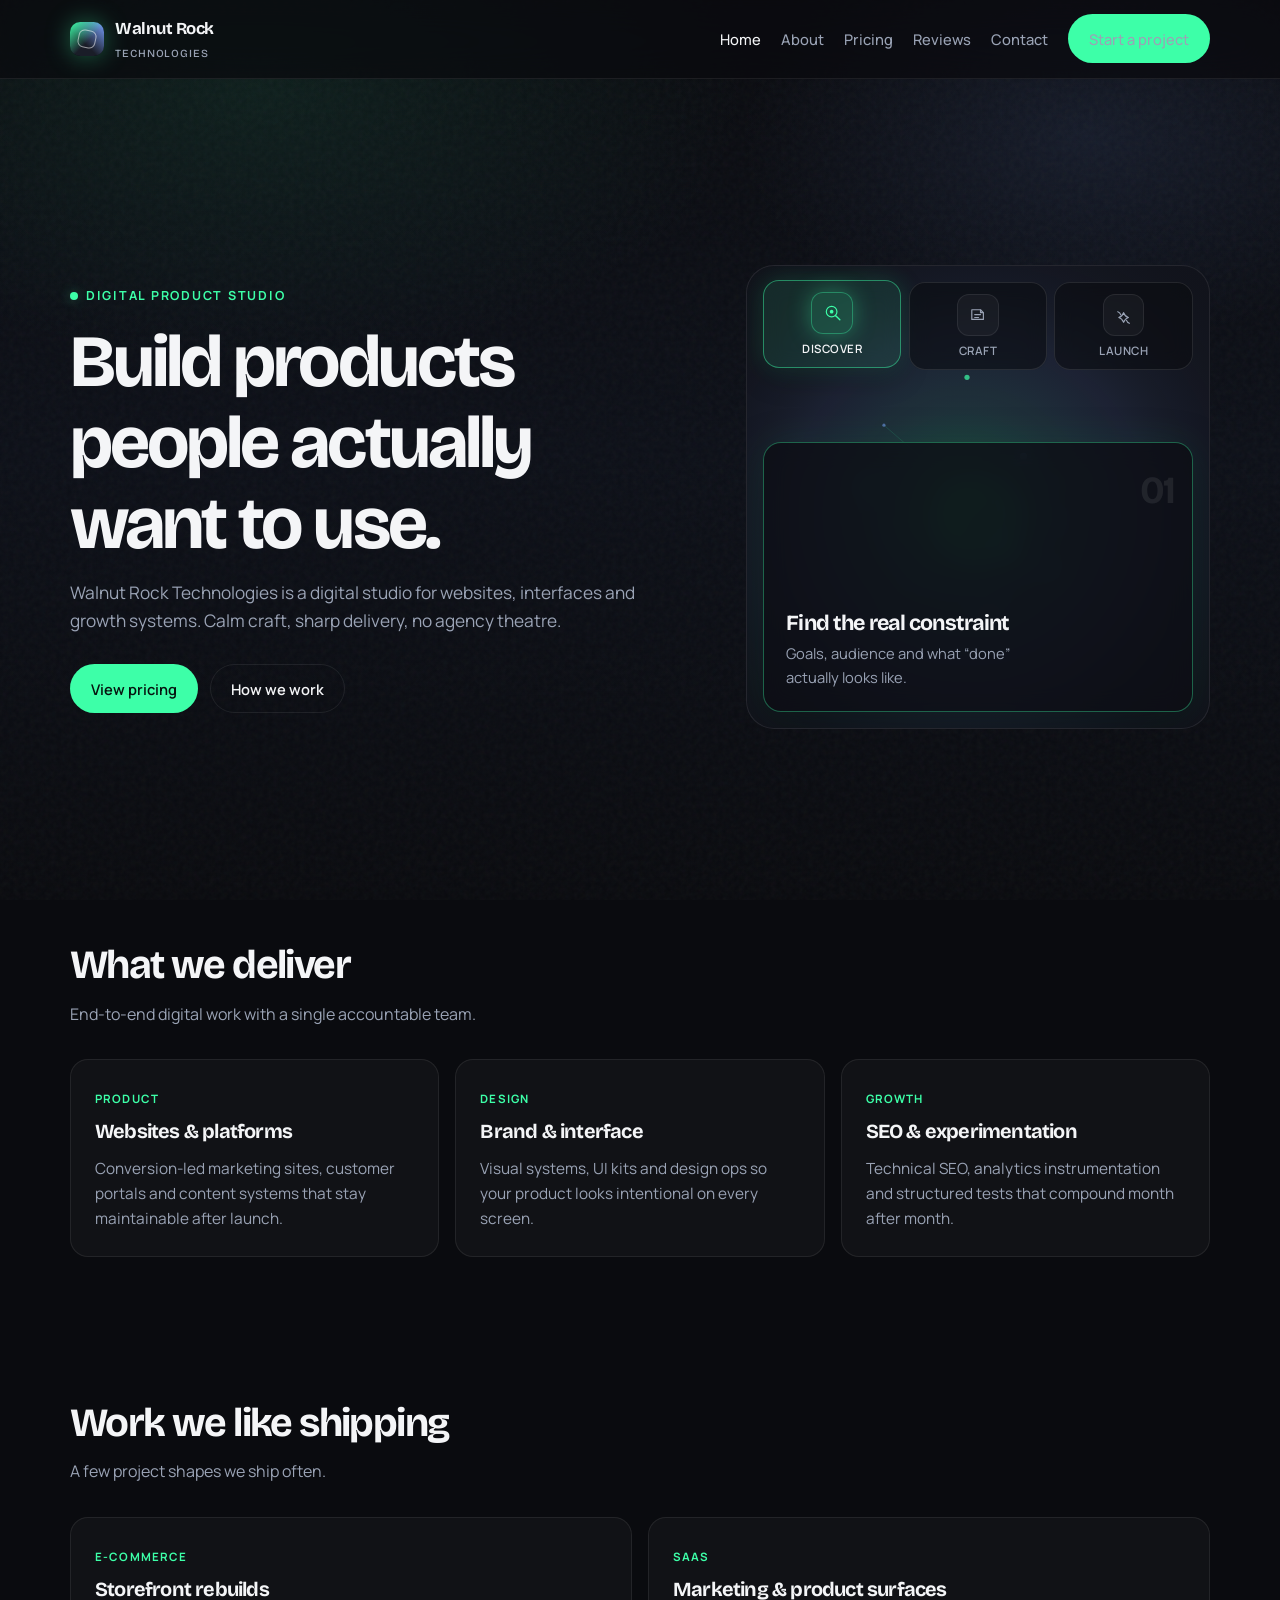
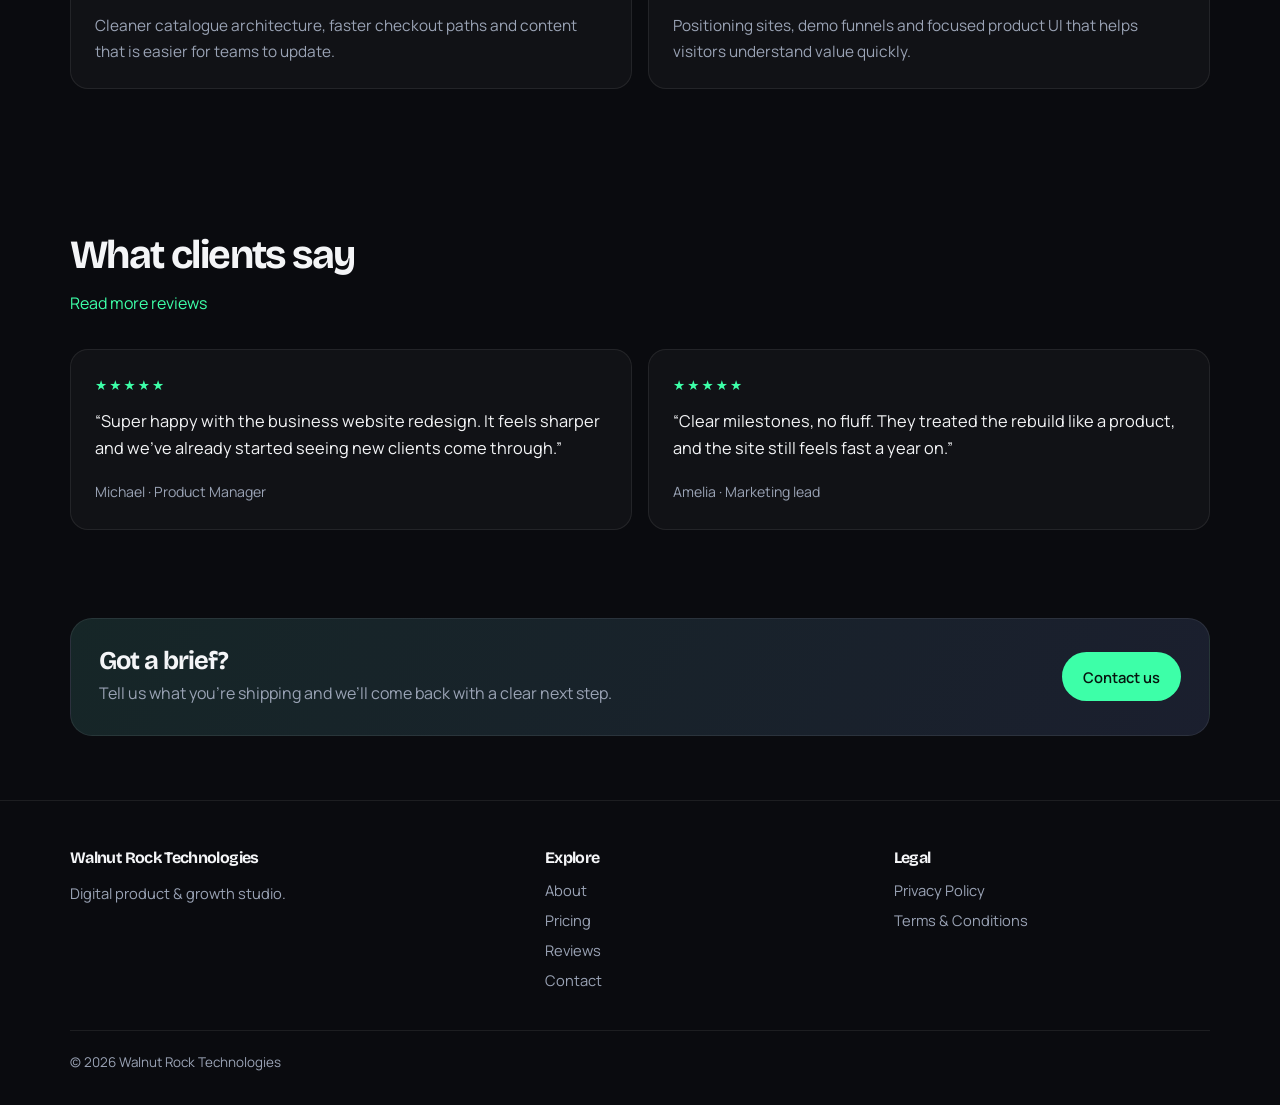
<file: index.html>
<!DOCTYPE html>
<html lang="en-GB">
<head>
  <meta charset="utf-8" />
  <meta name="viewport" content="width=device-width, initial-scale=1" />
  <title>Walnut Rock Technologies | Digital product &amp; growth studio</title>
  <meta name="description" content="Walnut Rock Technologies designs and builds websites, product interfaces and growth systems for ambitious brands." />
  <link rel="preconnect" href="https://fonts.googleapis.com" />
  <link rel="preconnect" href="https://fonts.gstatic.com" crossorigin />
  <link href="https://fonts.googleapis.com/css2?family=Bricolage+Grotesque:opsz,wght@12..96,500;12..96,700&family=Manrope:wght@400;500;600;700&display=swap" rel="stylesheet" />
  <link rel="stylesheet" href="css/styles.css?v=4" />
</head>
<body>
  <div class="progress" aria-hidden="true"></div>
  <div class="noise" aria-hidden="true"></div>

  <header class="site-header">
    <div class="wrap nav">
      <a class="brand" href="index.html">
        <span class="brand-mark" aria-hidden="true"></span>
        <span>Walnut Rock<small>Technologies</small></span>
      </a>
      <button class="menu-toggle" type="button" aria-expanded="false" aria-label="Menu">Menu</button>
      <nav class="nav-links" aria-label="Primary">
        <a href="index.html" aria-current="page">Home</a>
        <a href="about.html">About</a>
        <a href="pricing.html">Pricing</a>
        <a href="reviews.html">Reviews</a>
        <a href="contact.html">Contact</a>
        <a class="btn btn-primary" href="contact.html">Start a project</a>
      </nav>
    </div>
  </header>

  <main>
    <section class="hero">
      <div class="wrap hero-grid">
        <div>
          <p class="eyebrow">Digital product studio</p>
          <h1>
            <span class="line"><span>Build products</span></span>
            <span class="line"><span>people actually</span></span>
            <span class="line"><span>want to use.</span></span>
          </h1>
          <p class="lead">Walnut Rock Technologies is a digital studio for websites, interfaces and growth systems. Calm craft, sharp delivery, no agency theatre.</p>
          <div class="hero-actions">
            <a class="btn btn-primary" href="pricing.html">View pricing</a>
            <a class="btn btn-ghost" href="about.html">How we work</a>
          </div>
        </div>
        <aside class="hero-stage reveal" aria-label="How we work" data-step="0">
          <canvas class="hero-canvas" aria-hidden="true"></canvas>
          <div class="stage-rail" role="tablist" aria-label="Process steps">
            <button type="button" class="stage-rail-btn is-active" aria-label="Discover" aria-current="true" data-step="0">
              <span class="stage-icon" aria-hidden="true">
                <svg viewBox="0 0 48 48" fill="none">
                  <circle cx="22" cy="22" r="11" stroke="currentColor" stroke-width="2.4"/>
                  <path d="M30.5 30.5 39 39" stroke="currentColor" stroke-width="2.8" stroke-linecap="round"/>
                  <circle cx="22" cy="22" r="3.8" fill="currentColor"/>
                </svg>
              </span>
              <span>Discover</span>
            </button>
            <button type="button" class="stage-rail-btn" aria-label="Craft" data-step="1">
              <span class="stage-icon" aria-hidden="true">
                <svg viewBox="0 0 48 48" fill="none">
                  <path d="M12 34V14h18l6 6v14H12Z" stroke="currentColor" stroke-width="2.4" stroke-linejoin="round"/>
                  <path d="M30 14v6h6" stroke="currentColor" stroke-width="2.4" stroke-linejoin="round"/>
                  <path d="M18 24h12M18 30h8" stroke="currentColor" stroke-width="2.4" stroke-linecap="round"/>
                </svg>
              </span>
              <span>Craft</span>
            </button>
            <button type="button" class="stage-rail-btn" aria-label="Launch" data-step="2">
              <span class="stage-icon" aria-hidden="true">
                <svg viewBox="0 0 48 48" fill="none">
                  <path d="M14 30c4-1 8-5 10-10 2 5 6 9 10 10-4 1-8 5-10 10-2-5-6-9-10-10Z" stroke="currentColor" stroke-width="2.4" stroke-linejoin="round"/>
                  <path d="M12 18c3 1 5 3 6 6M30 36c1 3 3 5 6 6" stroke="currentColor" stroke-width="2.4" stroke-linecap="round"/>
                </svg>
              </span>
              <span>Launch</span>
            </button>
          </div>
          <div class="stage-stack">
            <article class="stage-card active">
              <span class="stage-index">01</span>
              <h3>Find the real constraint</h3>
              <p>Goals, audience and what “done” actually looks like.</p>
            </article>
            <article class="stage-card">
              <span class="stage-index">02</span>
              <h3>Shape the product</h3>
              <p>Interface, content and systems built to stay maintainable.</p>
            </article>
            <article class="stage-card">
              <span class="stage-index">03</span>
              <h3>Ship, then sharpen</h3>
              <p>Go live cleanly, then improve from real signals.</p>
            </article>
          </div>
        </aside>
      </div>
    </section>

    <section class="section">
      <div class="wrap">
        <div class="section-head reveal">
          <h2>What we deliver</h2>
          <p>End-to-end digital work with a single accountable team.</p>
        </div>
        <div class="cards three">
          <article class="card reveal">
            <span class="tag">Product</span>
            <h3>Websites &amp; platforms</h3>
            <p>Conversion-led marketing sites, customer portals and content systems that stay maintainable after launch.</p>
          </article>
          <article class="card reveal">
            <span class="tag">Design</span>
            <h3>Brand &amp; interface</h3>
            <p>Visual systems, UI kits and design ops so your product looks intentional on every screen.</p>
          </article>
          <article class="card reveal">
            <span class="tag">Growth</span>
            <h3>SEO &amp; experimentation</h3>
            <p>Technical SEO, analytics instrumentation and structured tests that compound month after month.</p>
          </article>
        </div>
      </div>
    </section>

    <section class="section">
      <div class="wrap">
        <div class="section-head reveal">
          <h2>Work we like shipping</h2>
          <p>A few project shapes we ship often.</p>
        </div>
        <div class="cards two">
          <article class="card reveal">
            <span class="tag">E-commerce</span>
            <h3>Storefront rebuilds</h3>
            <p>Cleaner catalogue architecture, faster checkout paths and content that is easier for teams to update.</p>
          </article>
          <article class="card reveal">
            <span class="tag">SaaS</span>
            <h3>Marketing &amp; product surfaces</h3>
            <p>Positioning sites, demo funnels and focused product UI that helps visitors understand value quickly.</p>
          </article>
        </div>
      </div>
    </section>

    <section class="section">
      <div class="wrap">
        <div class="section-head reveal">
          <h2>What clients say</h2>
          <p><a href="reviews.html">Read more reviews</a></p>
        </div>
        <div class="cards two">
          <blockquote class="quote reveal">
            <div class="stars" aria-label="5 out of 5">★★★★★</div>
            <p>“Super happy with the business website redesign. It feels sharper and we’ve already started seeing new clients come through.”</p>
            <cite>Michael · Product Manager</cite>
          </blockquote>
          <blockquote class="quote reveal">
            <div class="stars" aria-label="5 out of 5">★★★★★</div>
            <p>“Clear milestones, no fluff. They treated the rebuild like a product, and the site still feels fast a year on.”</p>
            <cite>Amelia · Marketing lead</cite>
          </blockquote>
        </div>
      </div>
    </section>

    <div class="wrap cta-band reveal">
      <div>
        <h2>Got a brief?</h2>
        <p>Tell us what you’re shipping and we’ll come back with a clear next step.</p>
      </div>
      <a class="btn btn-primary" href="contact.html">Contact us</a>
    </div>
  </main>

  <footer class="site-footer">
    <div class="wrap footer-grid">
      <div>
        <h3>Walnut Rock Technologies</h3>
        <p>Digital product &amp; growth studio.</p>
      </div>
      <div>
        <h3>Explore</h3>
        <ul>
          <li><a href="about.html">About</a></li>
          <li><a href="pricing.html">Pricing</a></li>
          <li><a href="reviews.html">Reviews</a></li>
          <li><a href="contact.html">Contact</a></li>
        </ul>
      </div>
      <div>
        <h3>Legal</h3>
        <ul>
          <li><a href="privacy.html">Privacy Policy</a></li>
          <li><a href="terms.html">Terms &amp; Conditions</a></li>
        </ul>
      </div>
    </div>
    <div class="wrap footer-bottom">
      <span>© <span data-year></span> Walnut Rock Technologies</span>
    </div>
  </footer>
  <script src="js/main.js?v=4"></script>
</body>
</html>
</file>
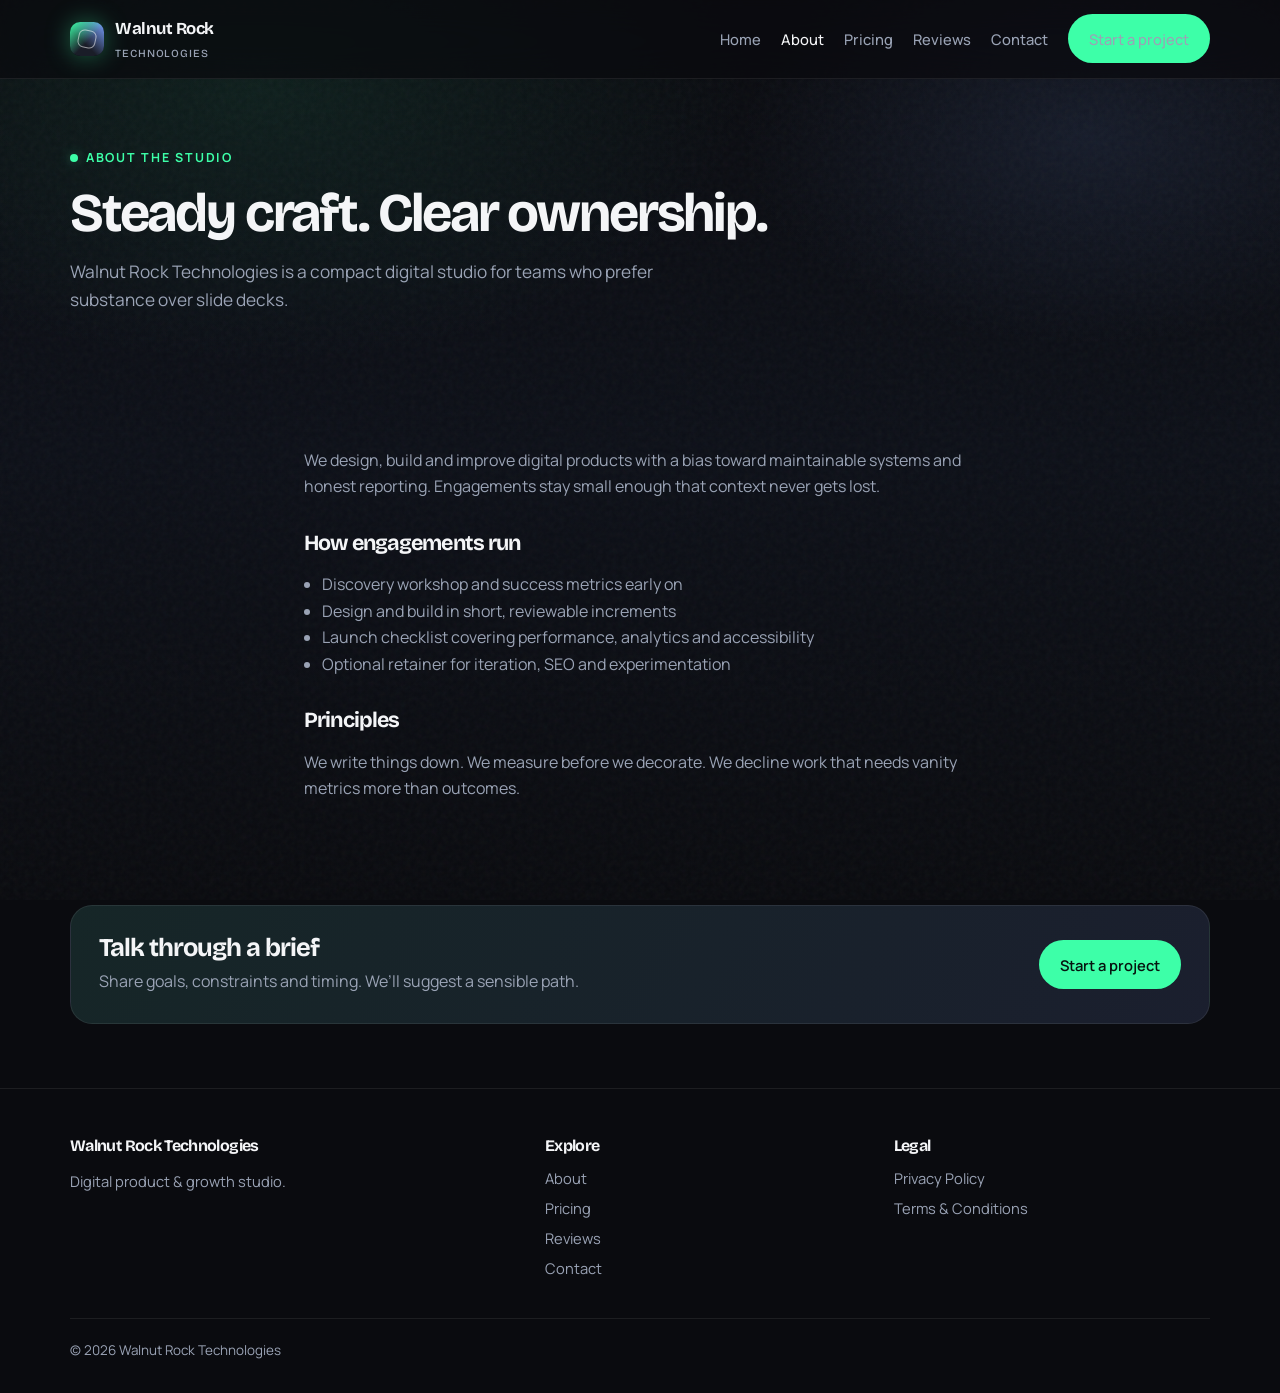
<file: about.html>
<!DOCTYPE html>
<html lang="en-GB">
<head>
  <meta charset="utf-8" />
  <meta name="viewport" content="width=device-width, initial-scale=1" />
  <title>About | Walnut Rock Technologies</title>
  <meta name="description" content="About Walnut Rock Technologies, a digital product and growth studio." />
  <link rel="preconnect" href="https://fonts.googleapis.com" />
  <link rel="preconnect" href="https://fonts.gstatic.com" crossorigin />
  <link href="https://fonts.googleapis.com/css2?family=Bricolage+Grotesque:opsz,wght@12..96,500;12..96,700&family=Manrope:wght@400;500;600;700&display=swap" rel="stylesheet" />
  <link rel="stylesheet" href="css/styles.css?v=4" />
</head>
<body>
  <div class="progress" aria-hidden="true"></div>
  <div class="noise" aria-hidden="true"></div>

  <header class="site-header">
    <div class="wrap nav">
      <a class="brand" href="index.html">
        <span class="brand-mark" aria-hidden="true"></span>
        <span>Walnut Rock<small>Technologies</small></span>
      </a>
      <button class="menu-toggle" type="button" aria-expanded="false" aria-label="Menu">Menu</button>
      <nav class="nav-links" aria-label="Primary">
        <a href="index.html">Home</a>
        <a href="about.html" aria-current="page">About</a>
        <a href="pricing.html">Pricing</a>
        <a href="reviews.html">Reviews</a>
        <a href="contact.html">Contact</a>
        <a class="btn btn-primary" href="contact.html">Start a project</a>
      </nav>
    </div>
  </header>

  <main>
    <section class="page-hero">
      <div class="wrap">
        <p class="eyebrow">About the studio</p>
        <h1>Steady craft. Clear ownership.</h1>
        <p class="lead">Walnut Rock Technologies is a compact digital studio for teams who prefer substance over slide decks.</p>
      </div>
    </section>

    <section class="section">
      <div class="wrap prose reveal">
        <p>We design, build and improve digital products with a bias toward maintainable systems and honest reporting. Engagements stay small enough that context never gets lost.</p>
        <h2>How engagements run</h2>
        <ul>
          <li>Discovery workshop and success metrics early on</li>
          <li>Design and build in short, reviewable increments</li>
          <li>Launch checklist covering performance, analytics and accessibility</li>
          <li>Optional retainer for iteration, SEO and experimentation</li>
        </ul>
        <h2>Principles</h2>
        <p>We write things down. We measure before we decorate. We decline work that needs vanity metrics more than outcomes.</p>
      </div>
    </section>

    <div class="wrap cta-band reveal">
      <div>
        <h2>Talk through a brief</h2>
        <p>Share goals, constraints and timing. We’ll suggest a sensible path.</p>
      </div>
      <a class="btn btn-primary" href="contact.html">Start a project</a>
    </div>
  </main>

  <footer class="site-footer">
    <div class="wrap footer-grid">
      <div>
        <h3>Walnut Rock Technologies</h3>
        <p>Digital product &amp; growth studio.</p>
      </div>
      <div>
        <h3>Explore</h3>
        <ul>
          <li><a href="about.html">About</a></li>
          <li><a href="pricing.html">Pricing</a></li>
          <li><a href="reviews.html">Reviews</a></li>
          <li><a href="contact.html">Contact</a></li>
        </ul>
      </div>
      <div>
        <h3>Legal</h3>
        <ul>
          <li><a href="privacy.html">Privacy Policy</a></li>
          <li><a href="terms.html">Terms &amp; Conditions</a></li>
        </ul>
      </div>
    </div>
    <div class="wrap footer-bottom">
      <span>© <span data-year></span> Walnut Rock Technologies</span>
    </div>
  </footer>
  <script src="js/main.js?v=4"></script>
</body>
</html>
</file>
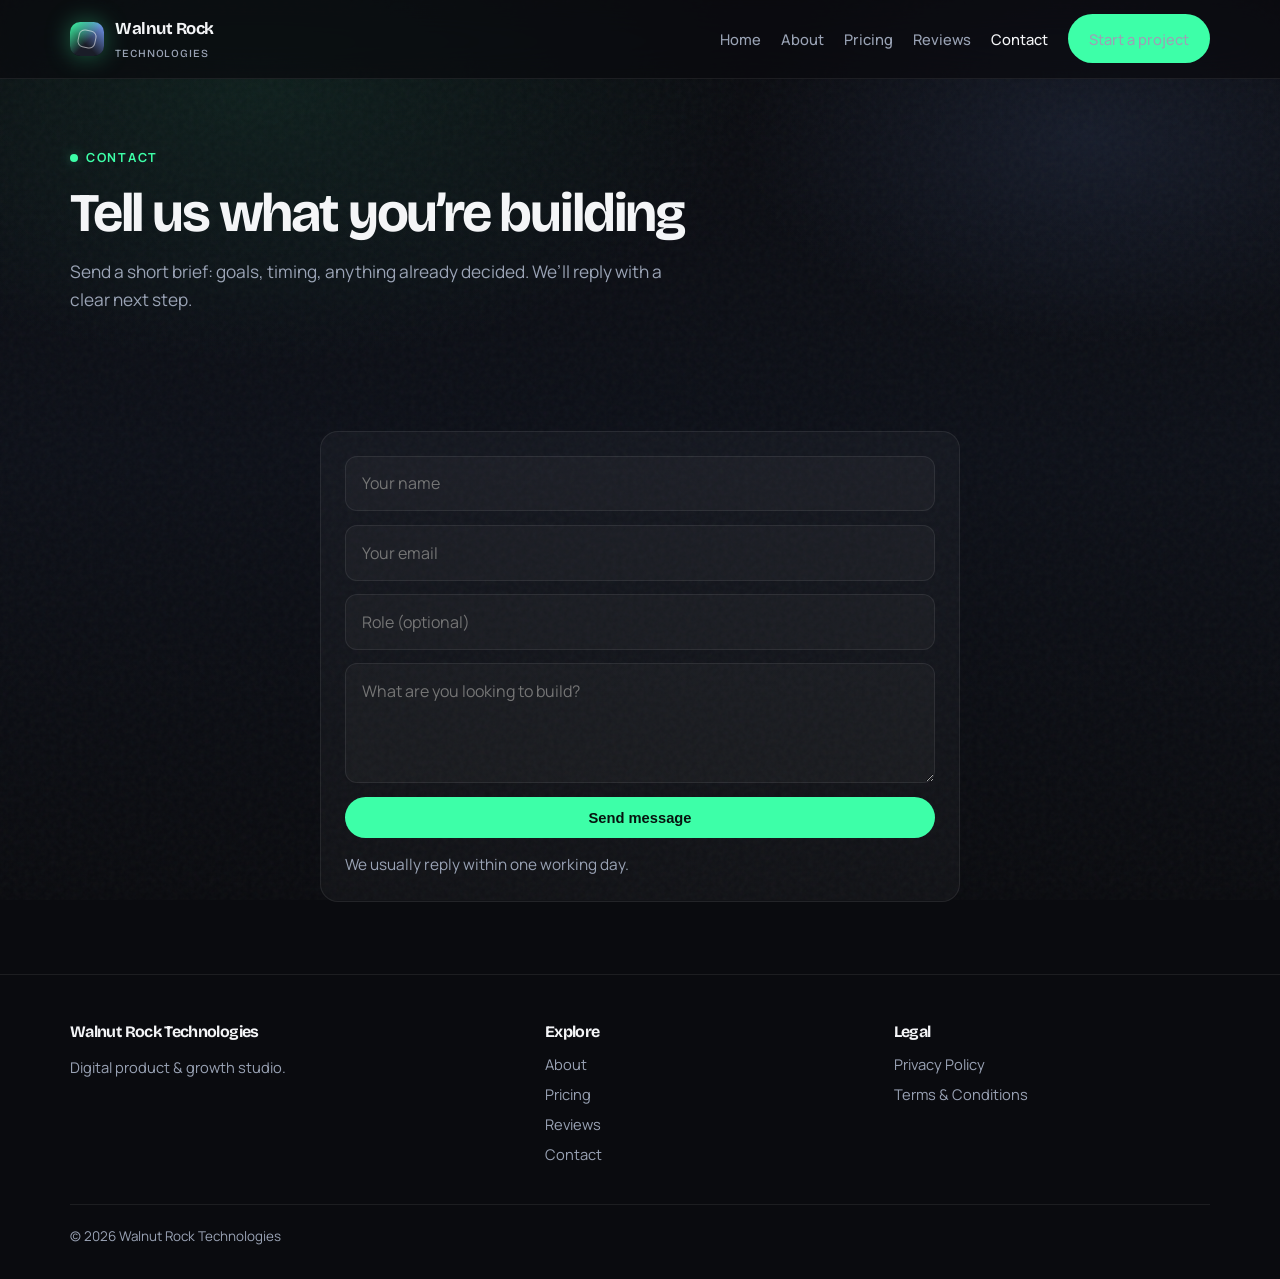
<file: contact.html>
<!DOCTYPE html>
<html lang="en-GB">
<head>
  <meta charset="utf-8" />
  <meta name="viewport" content="width=device-width, initial-scale=1" />
  <title>Contact | Walnut Rock Technologies</title>
  <meta name="description" content="Contact Walnut Rock Technologies about a website, product or growth project." />
  <link rel="preconnect" href="https://fonts.googleapis.com" />
  <link rel="preconnect" href="https://fonts.gstatic.com" crossorigin />
  <link href="https://fonts.googleapis.com/css2?family=Bricolage+Grotesque:opsz,wght@12..96,500;12..96,700&family=Manrope:wght@400;500;600;700&display=swap" rel="stylesheet" />
  <link rel="stylesheet" href="css/styles.css?v=4" />
</head>
<body>
  <div class="progress" aria-hidden="true"></div>
  <div class="noise" aria-hidden="true"></div>

  <header class="site-header">
    <div class="wrap nav">
      <a class="brand" href="index.html">
        <span class="brand-mark" aria-hidden="true"></span>
        <span>Walnut Rock<small>Technologies</small></span>
      </a>
      <button class="menu-toggle" type="button" aria-expanded="false" aria-label="Menu">Menu</button>
      <nav class="nav-links" aria-label="Primary">
        <a href="index.html">Home</a>
        <a href="about.html">About</a>
        <a href="pricing.html">Pricing</a>
        <a href="reviews.html">Reviews</a>
        <a href="contact.html" aria-current="page">Contact</a>
        <a class="btn btn-primary" href="contact.html">Start a project</a>
      </nav>
    </div>
  </header>

  <main>
    <section class="page-hero">
      <div class="wrap">
        <p class="eyebrow">Contact</p>
        <h1>Tell us what you’re building</h1>
        <p class="lead">Send a short brief: goals, timing, anything already decided. We’ll reply with a clear next step.</p>
      </div>
    </section>

    <section class="section">
      <div class="wrap" style="max-width: 640px;">
        <form class="card contact-box reveal" data-contact-form>
          <input type="text" name="name" placeholder="Your name" required autocomplete="name" />
          <input type="email" name="email" placeholder="Your email" required autocomplete="email" />
          <input type="text" name="role" placeholder="Role (optional)" autocomplete="organization-title" />
          <textarea name="message" placeholder="What are you looking to build?" required></textarea>
          <button class="btn btn-primary" type="submit">Send message</button>
          <p class="form-note">We usually reply within one working day.</p>
        </form>
      </div>
    </section>
  </main>

  <footer class="site-footer">
    <div class="wrap footer-grid">
      <div>
        <h3>Walnut Rock Technologies</h3>
        <p>Digital product &amp; growth studio.</p>
      </div>
      <div>
        <h3>Explore</h3>
        <ul>
          <li><a href="about.html">About</a></li>
          <li><a href="pricing.html">Pricing</a></li>
          <li><a href="reviews.html">Reviews</a></li>
          <li><a href="contact.html">Contact</a></li>
        </ul>
      </div>
      <div>
        <h3>Legal</h3>
        <ul>
          <li><a href="privacy.html">Privacy Policy</a></li>
          <li><a href="terms.html">Terms &amp; Conditions</a></li>
        </ul>
      </div>
    </div>
    <div class="wrap footer-bottom">
      <span>© <span data-year></span> Walnut Rock Technologies</span>
    </div>
  </footer>
  <script src="js/main.js?v=4"></script>
</body>
</html>
</file>
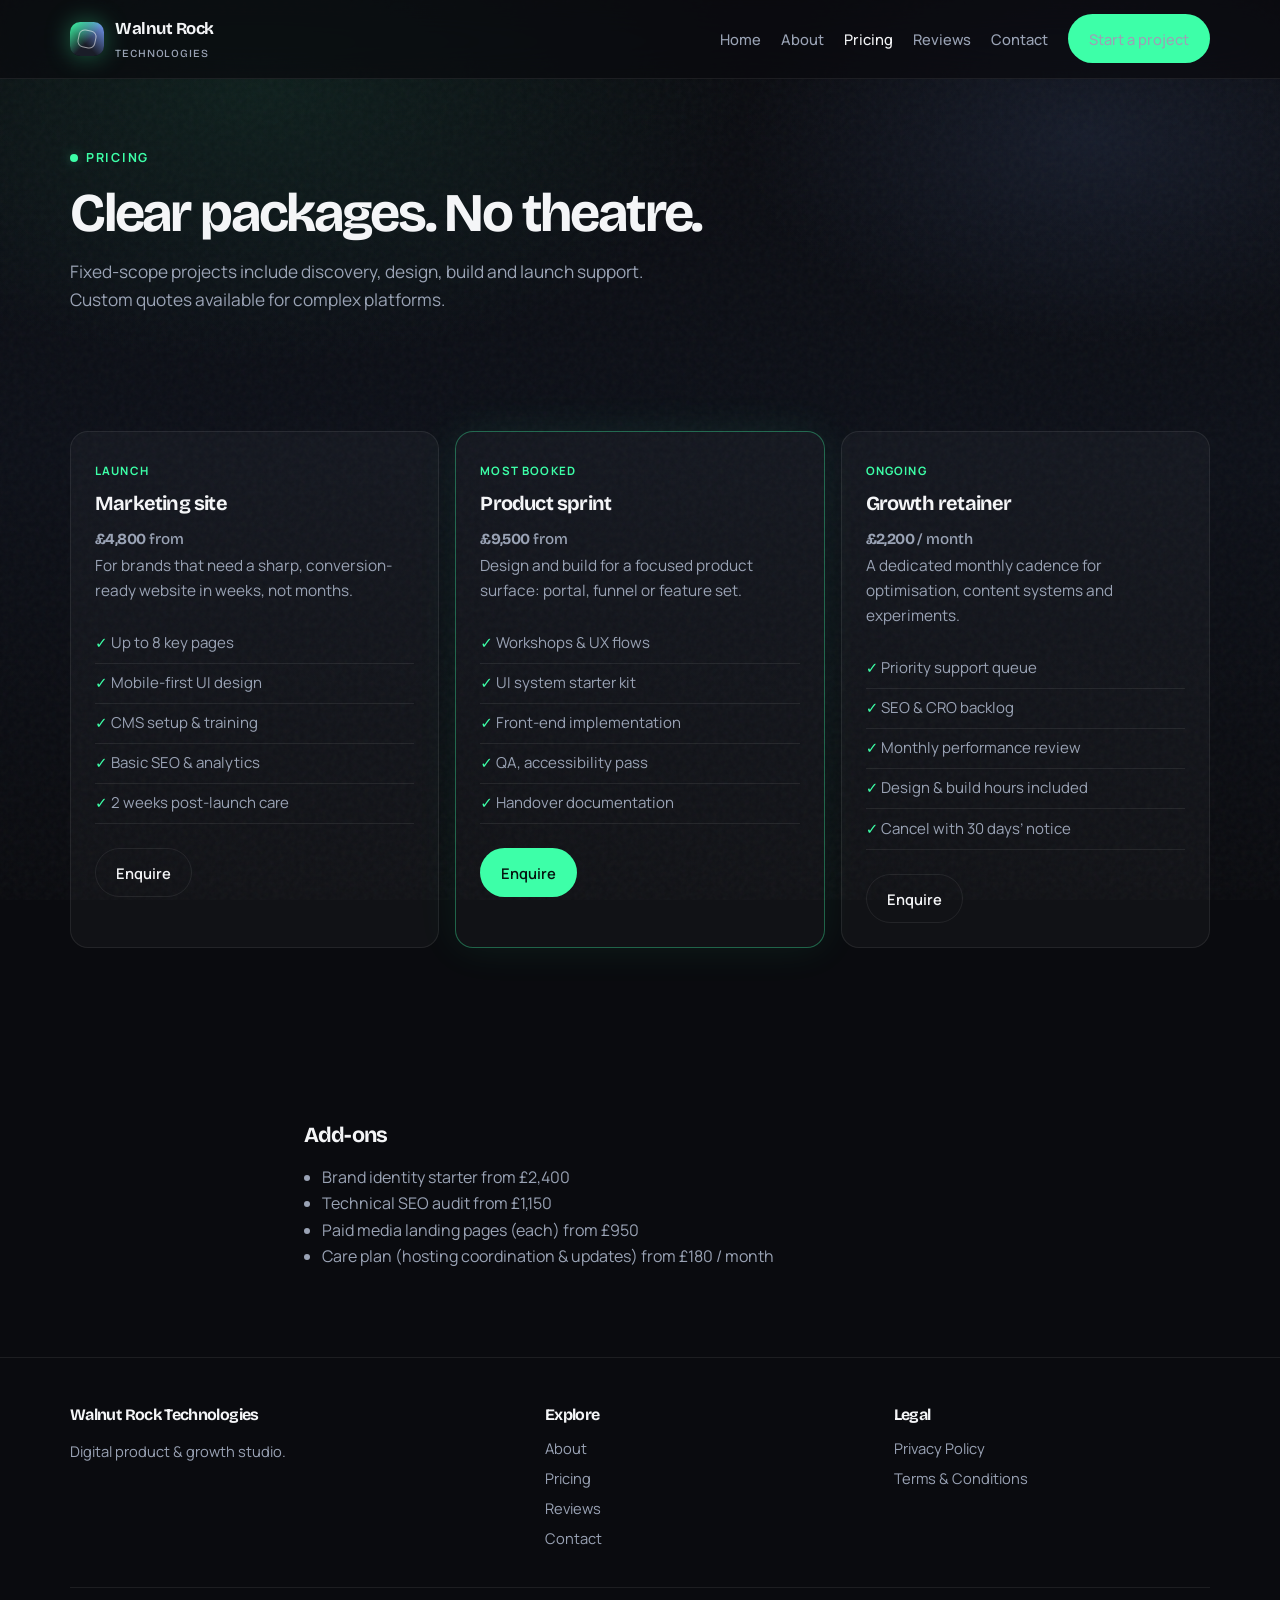
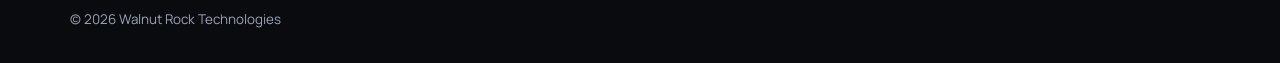
<file: pricing.html>
<!DOCTYPE html>
<html lang="en-GB">
<head>
  <meta charset="utf-8" />
  <meta name="viewport" content="width=device-width, initial-scale=1" />
  <title>Pricing | Walnut Rock Technologies</title>
  <meta name="description" content="Transparent pricing for websites, product design and growth retainers from Walnut Rock Technologies." />
  <link rel="preconnect" href="https://fonts.googleapis.com" />
  <link rel="preconnect" href="https://fonts.gstatic.com" crossorigin />
  <link href="https://fonts.googleapis.com/css2?family=Bricolage+Grotesque:opsz,wght@12..96,500;12..96,700&family=Manrope:wght@400;500;600;700&display=swap" rel="stylesheet" />
  <link rel="stylesheet" href="css/styles.css?v=4" />
</head>
<body>
  <div class="progress" aria-hidden="true"></div>
  <div class="noise" aria-hidden="true"></div>

  <header class="site-header">
    <div class="wrap nav">
      <a class="brand" href="index.html">
        <span class="brand-mark" aria-hidden="true"></span>
        <span>Walnut Rock<small>Technologies</small></span>
      </a>
      <button class="menu-toggle" type="button" aria-expanded="false" aria-label="Menu">Menu</button>
      <nav class="nav-links" aria-label="Primary">
        <a href="index.html">Home</a>
        <a href="about.html">About</a>
        <a href="pricing.html" aria-current="page">Pricing</a>
        <a href="reviews.html">Reviews</a>
        <a href="contact.html">Contact</a>
        <a class="btn btn-primary" href="contact.html">Start a project</a>
      </nav>
    </div>
  </header>

  <main>
    <section class="page-hero">
      <div class="wrap">
        <p class="eyebrow">Pricing</p>
        <h1>Clear packages. No theatre.</h1>
        <p class="lead">Fixed-scope projects include discovery, design, build and launch support. Custom quotes available for complex platforms.</p>
      </div>
    </section>

    <section class="section">
      <div class="wrap cards three">
        <article class="card pricing-card reveal">
          <span class="tag">Launch</span>
          <h3>Marketing site</h3>
          <p class="price">£4,800 <span>from</span></p>
          <p>For brands that need a sharp, conversion-ready website in weeks, not months.</p>
          <ul>
            <li>Up to 8 key pages</li>
            <li>Mobile-first UI design</li>
            <li>CMS setup &amp; training</li>
            <li>Basic SEO &amp; analytics</li>
            <li>2 weeks post-launch care</li>
          </ul>
          <a class="btn btn-ghost" href="contact.html">Enquire</a>
        </article>

        <article class="card pricing-card featured reveal">
          <span class="tag">Most booked</span>
          <h3>Product sprint</h3>
          <p class="price">£9,500 <span>from</span></p>
          <p>Design and build for a focused product surface: portal, funnel or feature set.</p>
          <ul>
            <li>Workshops &amp; UX flows</li>
            <li>UI system starter kit</li>
            <li>Front-end implementation</li>
            <li>QA, accessibility pass</li>
            <li>Handover documentation</li>
          </ul>
          <a class="btn btn-primary" href="contact.html">Enquire</a>
        </article>

        <article class="card pricing-card reveal">
          <span class="tag">Ongoing</span>
          <h3>Growth retainer</h3>
          <p class="price">£2,200 <span>/ month</span></p>
          <p>A dedicated monthly cadence for optimisation, content systems and experiments.</p>
          <ul>
            <li>Priority support queue</li>
            <li>SEO &amp; CRO backlog</li>
            <li>Monthly performance review</li>
            <li>Design &amp; build hours included</li>
            <li>Cancel with 30 days’ notice</li>
          </ul>
          <a class="btn btn-ghost" href="contact.html">Enquire</a>
        </article>
      </div>
    </section>

    <section class="section">
      <div class="wrap prose reveal">
        <h2>Add-ons</h2>
        <ul>
          <li>Brand identity starter from £2,400</li>
          <li>Technical SEO audit from £1,150</li>
          <li>Paid media landing pages (each) from £950</li>
          <li>Care plan (hosting coordination &amp; updates) from £180 / month</li>
        </ul>
        </div>
    </section>
  </main>

  <footer class="site-footer">
    <div class="wrap footer-grid">
      <div>
        <h3>Walnut Rock Technologies</h3>
        <p>Digital product &amp; growth studio.</p>
      </div>
      <div>
        <h3>Explore</h3>
        <ul>
          <li><a href="about.html">About</a></li>
          <li><a href="pricing.html">Pricing</a></li>
          <li><a href="reviews.html">Reviews</a></li>
          <li><a href="contact.html">Contact</a></li>
        </ul>
      </div>
      <div>
        <h3>Legal</h3>
        <ul>
          <li><a href="privacy.html">Privacy Policy</a></li>
          <li><a href="terms.html">Terms &amp; Conditions</a></li>
        </ul>
      </div>
    </div>
    <div class="wrap footer-bottom">
      <span>© <span data-year></span> Walnut Rock Technologies</span>
    </div>
  </footer>
  <script src="js/main.js?v=4"></script>
</body>
</html>
</file>
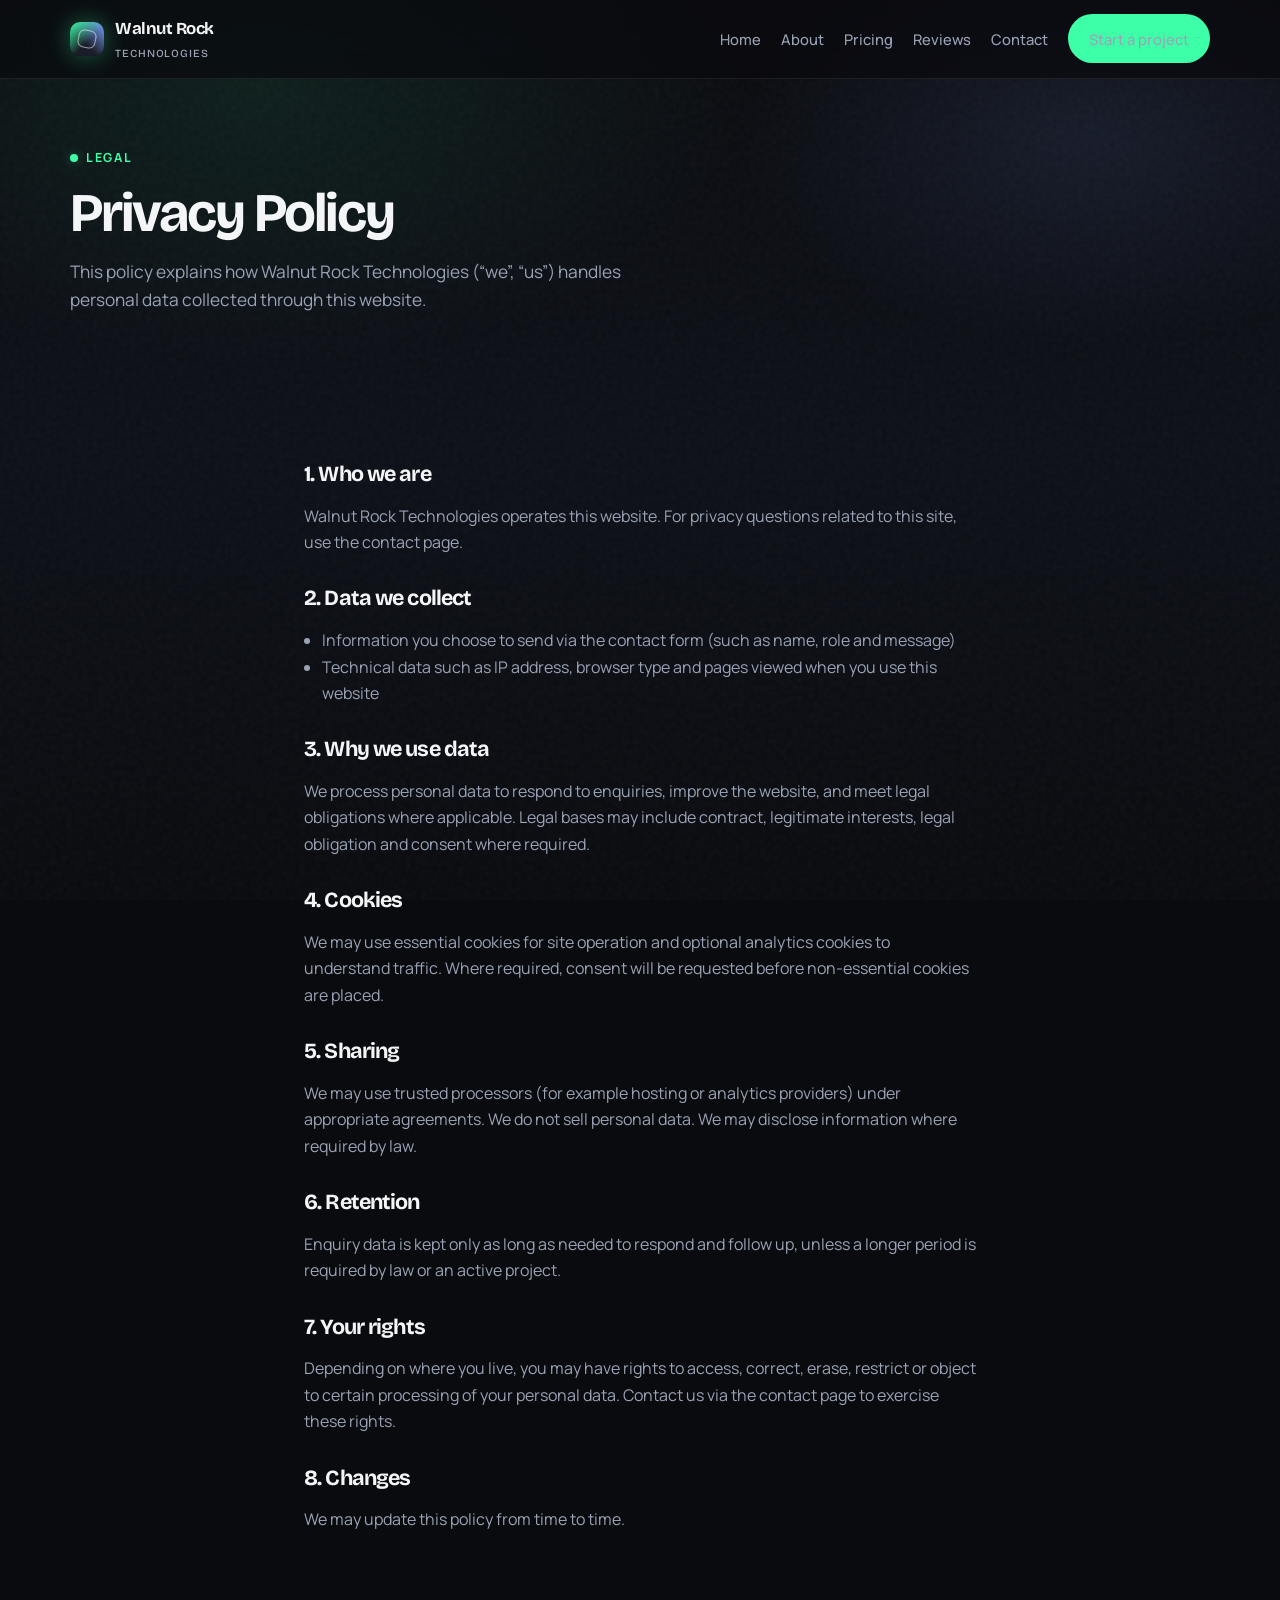
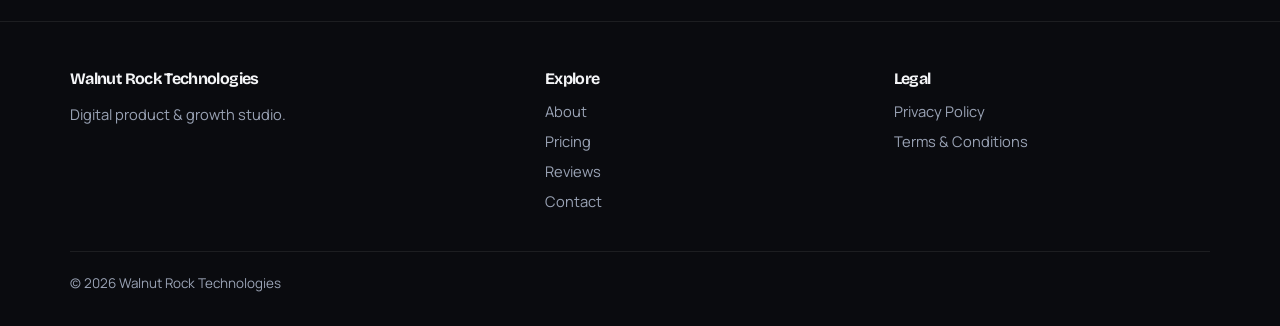
<file: privacy.html>
<!DOCTYPE html>
<html lang="en-GB">
<head>
  <meta charset="utf-8" />
  <meta name="viewport" content="width=device-width, initial-scale=1" />
  <title>Privacy Policy | Walnut Rock Technologies</title>
  <meta name="description" content="Privacy Policy for Walnut Rock Technologies." />
  <link rel="preconnect" href="https://fonts.googleapis.com" />
  <link rel="preconnect" href="https://fonts.gstatic.com" crossorigin />
  <link href="https://fonts.googleapis.com/css2?family=Bricolage+Grotesque:opsz,wght@12..96,500;12..96,700&family=Manrope:wght@400;500;600;700&display=swap" rel="stylesheet" />
  <link rel="stylesheet" href="css/styles.css?v=4" />
</head>
<body>
  <div class="progress" aria-hidden="true"></div>
  <div class="noise" aria-hidden="true"></div>

  <header class="site-header">
    <div class="wrap nav">
      <a class="brand" href="index.html">
        <span class="brand-mark" aria-hidden="true"></span>
        <span>Walnut Rock<small>Technologies</small></span>
      </a>
      <button class="menu-toggle" type="button" aria-expanded="false" aria-label="Menu">Menu</button>
      <nav class="nav-links" aria-label="Primary">
        <a href="index.html">Home</a>
        <a href="about.html">About</a>
        <a href="pricing.html">Pricing</a>
        <a href="reviews.html">Reviews</a>
        <a href="contact.html">Contact</a>
        <a class="btn btn-primary" href="contact.html">Start a project</a>
      </nav>
    </div>
  </header>

  <main>
    <section class="page-hero">
      <div class="wrap">
        <p class="eyebrow">Legal</p>
        <h1>Privacy Policy</h1>
        <p class="lead">This policy explains how Walnut Rock Technologies (“we”, “us”) handles personal data collected through this website.</p>
      </div>
    </section>

    <section class="section">
      <div class="wrap prose">
        <h2>1. Who we are</h2>
        <p>Walnut Rock Technologies operates this website. For privacy questions related to this site, use the contact page.</p>

        <h2>2. Data we collect</h2>
        <ul>
          <li>Information you choose to send via the contact form (such as name, role and message)</li>
          <li>Technical data such as IP address, browser type and pages viewed when you use this website</li>
        </ul>

        <h2>3. Why we use data</h2>
        <p>We process personal data to respond to enquiries, improve the website, and meet legal obligations where applicable. Legal bases may include contract, legitimate interests, legal obligation and consent where required.</p>

        <h2>4. Cookies</h2>
        <p>We may use essential cookies for site operation and optional analytics cookies to understand traffic. Where required, consent will be requested before non-essential cookies are placed.</p>

        <h2>5. Sharing</h2>
        <p>We may use trusted processors (for example hosting or analytics providers) under appropriate agreements. We do not sell personal data. We may disclose information where required by law.</p>

        <h2>6. Retention</h2>
        <p>Enquiry data is kept only as long as needed to respond and follow up, unless a longer period is required by law or an active project.</p>

        <h2>7. Your rights</h2>
        <p>Depending on where you live, you may have rights to access, correct, erase, restrict or object to certain processing of your personal data. Contact us via the contact page to exercise these rights.</p>

        <h2>8. Changes</h2>
        <p>We may update this policy from time to time. </p>
      </div>
    </section>
  </main>

  <footer class="site-footer">
    <div class="wrap footer-grid">
      <div>
        <h3>Walnut Rock Technologies</h3>
        <p>Digital product &amp; growth studio.</p>
      </div>
      <div>
        <h3>Explore</h3>
        <ul>
          <li><a href="about.html">About</a></li>
          <li><a href="pricing.html">Pricing</a></li>
          <li><a href="reviews.html">Reviews</a></li>
          <li><a href="contact.html">Contact</a></li>
        </ul>
      </div>
      <div>
        <h3>Legal</h3>
        <ul>
          <li><a href="privacy.html">Privacy Policy</a></li>
          <li><a href="terms.html">Terms &amp; Conditions</a></li>
        </ul>
      </div>
    </div>
    <div class="wrap footer-bottom">
      <span>© <span data-year></span> Walnut Rock Technologies</span>
    </div>
  </footer>
  <script src="js/main.js?v=4"></script>
</body>
</html>
</file>
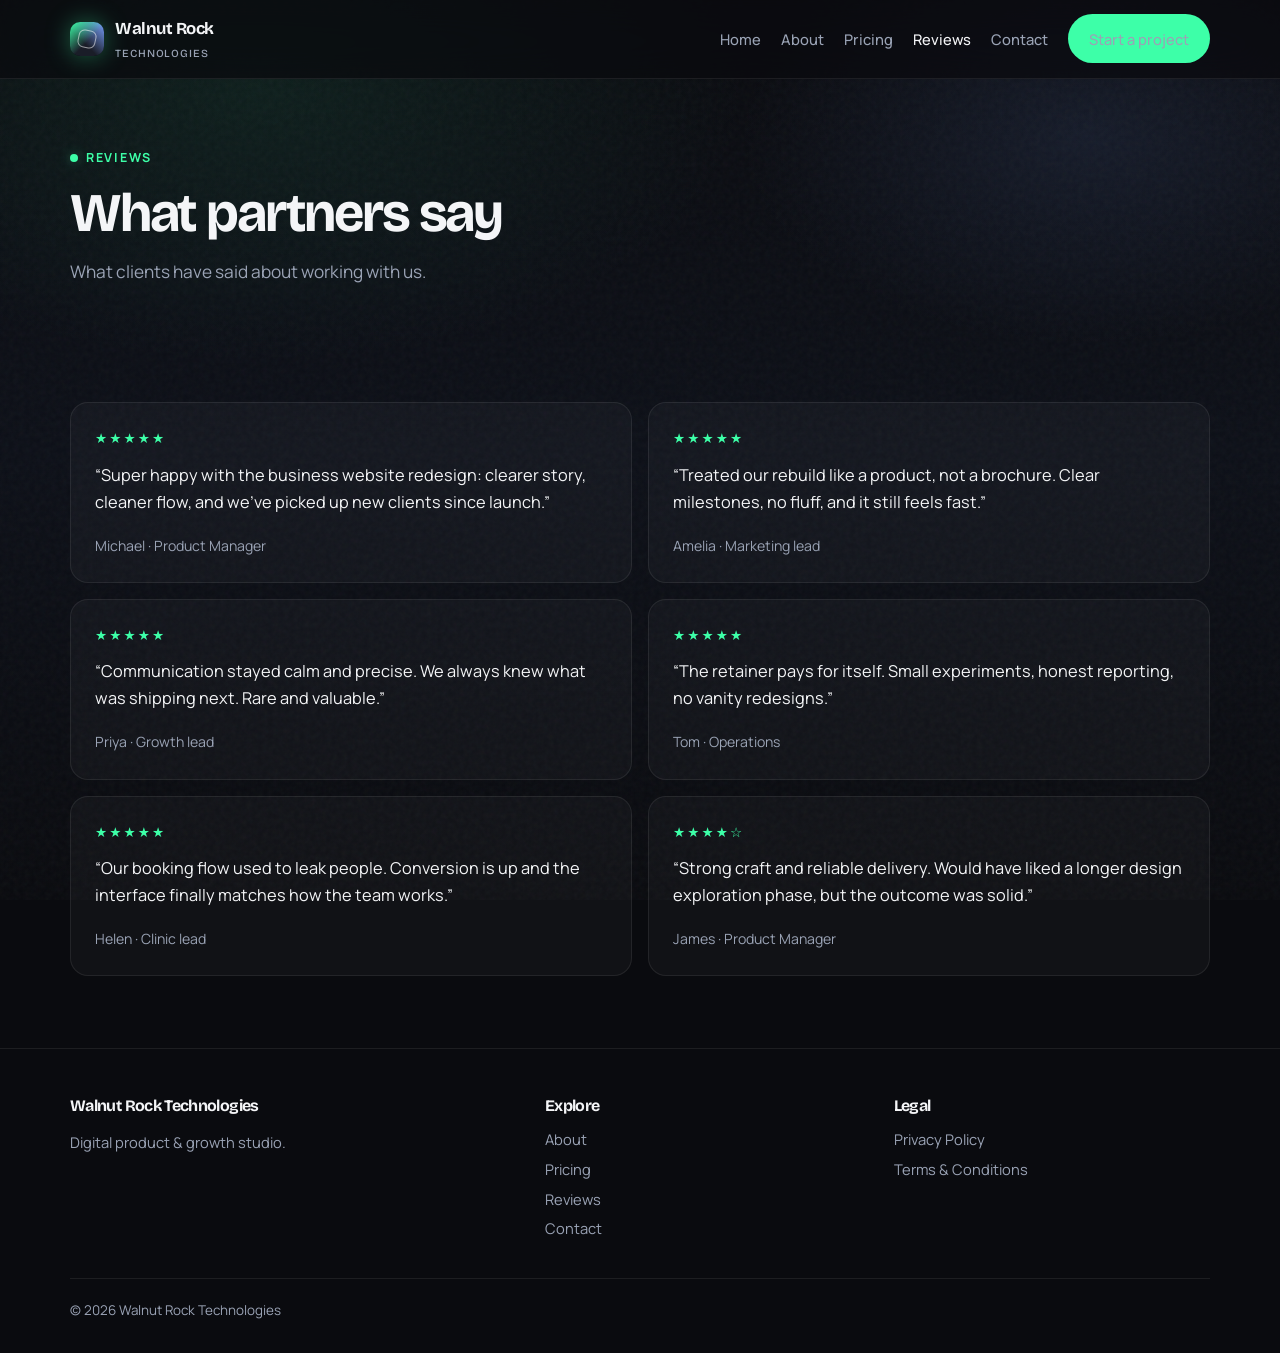
<file: reviews.html>
<!DOCTYPE html>
<html lang="en-GB">
<head>
  <meta charset="utf-8" />
  <meta name="viewport" content="width=device-width, initial-scale=1" />
  <title>Reviews | Walnut Rock Technologies</title>
  <meta name="description" content="Client reviews for Walnut Rock Technologies." />
  <link rel="preconnect" href="https://fonts.googleapis.com" />
  <link rel="preconnect" href="https://fonts.gstatic.com" crossorigin />
  <link href="https://fonts.googleapis.com/css2?family=Bricolage+Grotesque:opsz,wght@12..96,500;12..96,700&family=Manrope:wght@400;500;600;700&display=swap" rel="stylesheet" />
  <link rel="stylesheet" href="css/styles.css?v=4" />
</head>
<body>
  <div class="progress" aria-hidden="true"></div>
  <div class="noise" aria-hidden="true"></div>

  <header class="site-header">
    <div class="wrap nav">
      <a class="brand" href="index.html">
        <span class="brand-mark" aria-hidden="true"></span>
        <span>Walnut Rock<small>Technologies</small></span>
      </a>
      <button class="menu-toggle" type="button" aria-expanded="false" aria-label="Menu">Menu</button>
      <nav class="nav-links" aria-label="Primary">
        <a href="index.html">Home</a>
        <a href="about.html">About</a>
        <a href="pricing.html">Pricing</a>
        <a href="reviews.html" aria-current="page">Reviews</a>
        <a href="contact.html">Contact</a>
        <a class="btn btn-primary" href="contact.html">Start a project</a>
      </nav>
    </div>
  </header>

  <main>
    <section class="page-hero">
      <div class="wrap">
        <p class="eyebrow">Reviews</p>
        <h1>What partners say</h1>
        <p class="lead">What clients have said about working with us.</p>
      </div>
    </section>

    <section class="section">
      <div class="wrap cards two">
        <blockquote class="quote reveal">
          <div class="stars">★★★★★</div>
          <p>“Super happy with the business website redesign: clearer story, cleaner flow, and we’ve picked up new clients since launch.”</p>
          <cite>Michael · Product Manager</cite>
        </blockquote>
        <blockquote class="quote reveal">
          <div class="stars">★★★★★</div>
          <p>“Treated our rebuild like a product, not a brochure. Clear milestones, no fluff, and it still feels fast.”</p>
          <cite>Amelia · Marketing lead</cite>
        </blockquote>
        <blockquote class="quote reveal">
          <div class="stars">★★★★★</div>
          <p>“Communication stayed calm and precise. We always knew what was shipping next. Rare and valuable.”</p>
          <cite>Priya · Growth lead</cite>
        </blockquote>
        <blockquote class="quote reveal">
          <div class="stars">★★★★★</div>
          <p>“The retainer pays for itself. Small experiments, honest reporting, no vanity redesigns.”</p>
          <cite>Tom · Operations</cite>
        </blockquote>
        <blockquote class="quote reveal">
          <div class="stars">★★★★★</div>
          <p>“Our booking flow used to leak people. Conversion is up and the interface finally matches how the team works.”</p>
          <cite>Helen · Clinic lead</cite>
        </blockquote>
        <blockquote class="quote reveal">
          <div class="stars">★★★★☆</div>
          <p>“Strong craft and reliable delivery. Would have liked a longer design exploration phase, but the outcome was solid.”</p>
          <cite>James · Product Manager</cite>
        </blockquote>
      </div>
    </section>
  </main>

  <footer class="site-footer">
    <div class="wrap footer-grid">
      <div>
        <h3>Walnut Rock Technologies</h3>
        <p>Digital product &amp; growth studio.</p>
      </div>
      <div>
        <h3>Explore</h3>
        <ul>
          <li><a href="about.html">About</a></li>
          <li><a href="pricing.html">Pricing</a></li>
          <li><a href="reviews.html">Reviews</a></li>
          <li><a href="contact.html">Contact</a></li>
        </ul>
      </div>
      <div>
        <h3>Legal</h3>
        <ul>
          <li><a href="privacy.html">Privacy Policy</a></li>
          <li><a href="terms.html">Terms &amp; Conditions</a></li>
        </ul>
      </div>
    </div>
    <div class="wrap footer-bottom">
      <span>© <span data-year></span> Walnut Rock Technologies</span>
    </div>
  </footer>
  <script src="js/main.js?v=4"></script>
</body>
</html>
</file>
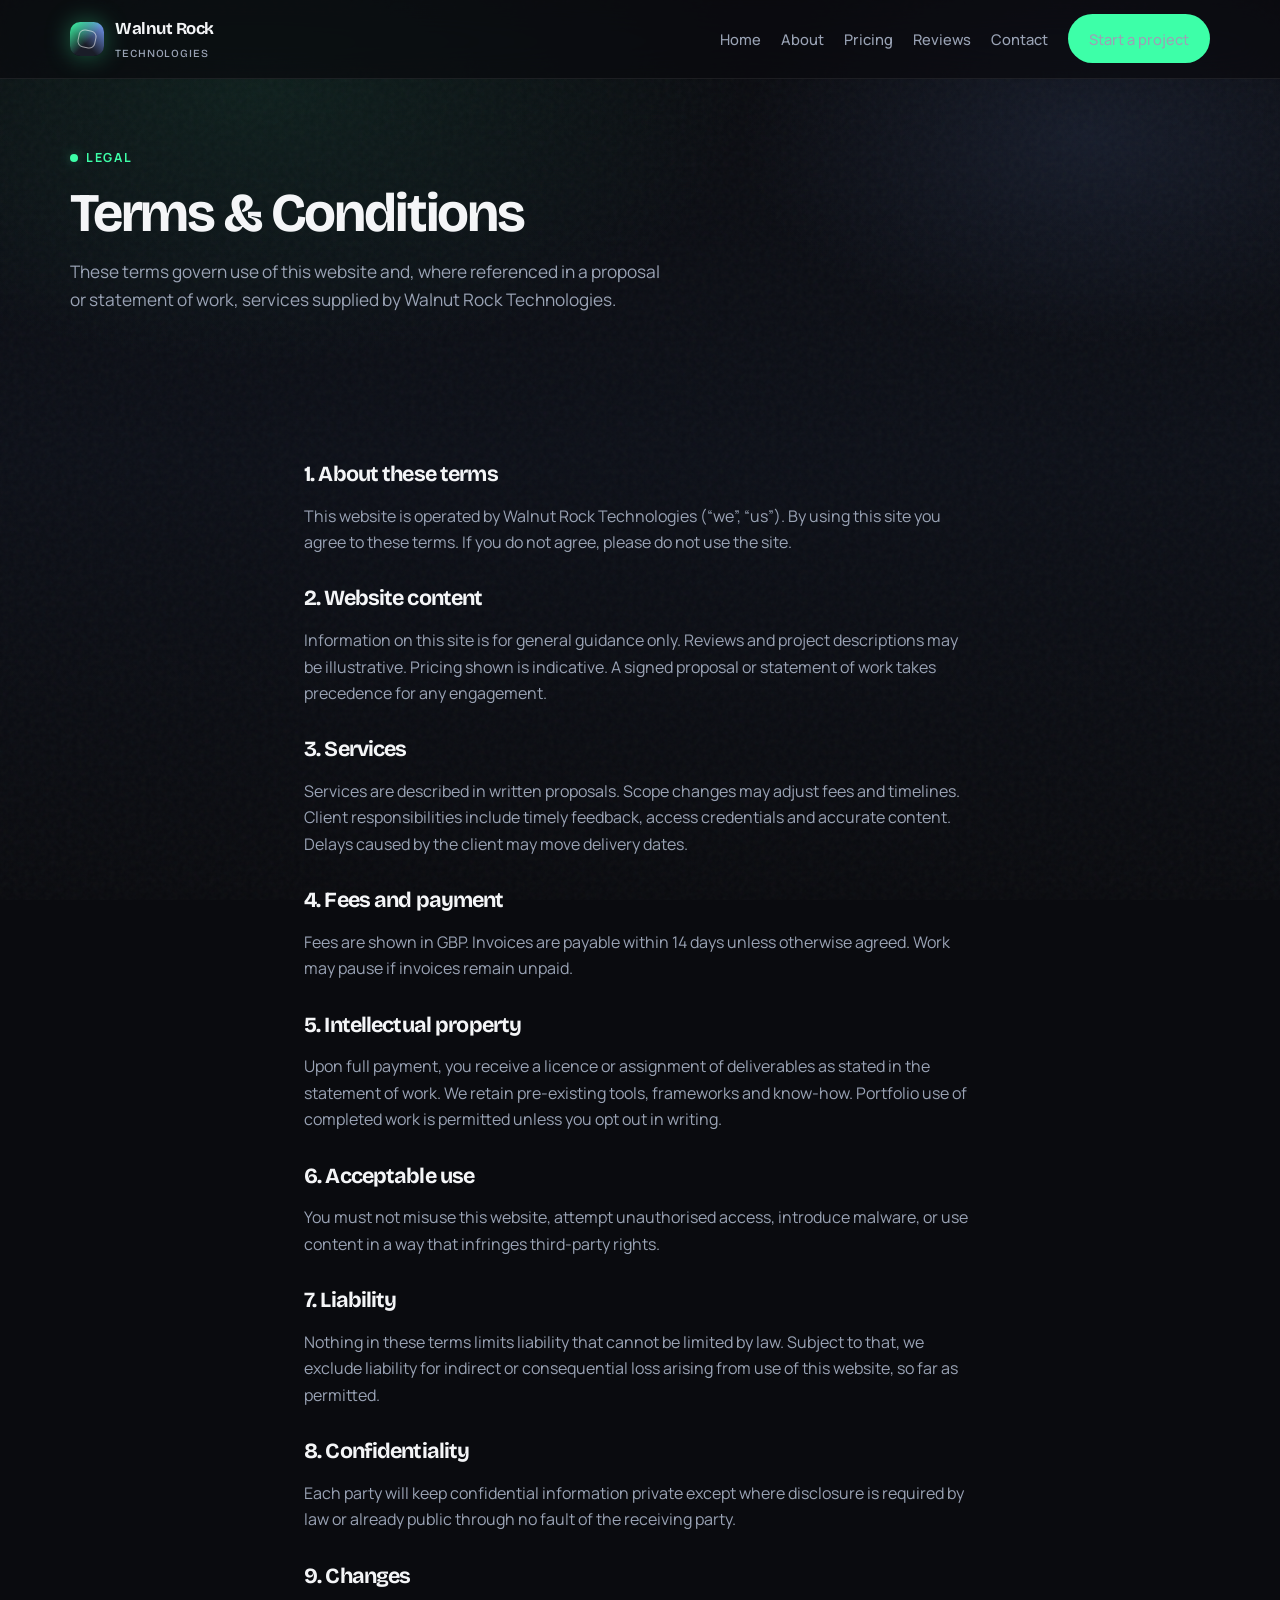
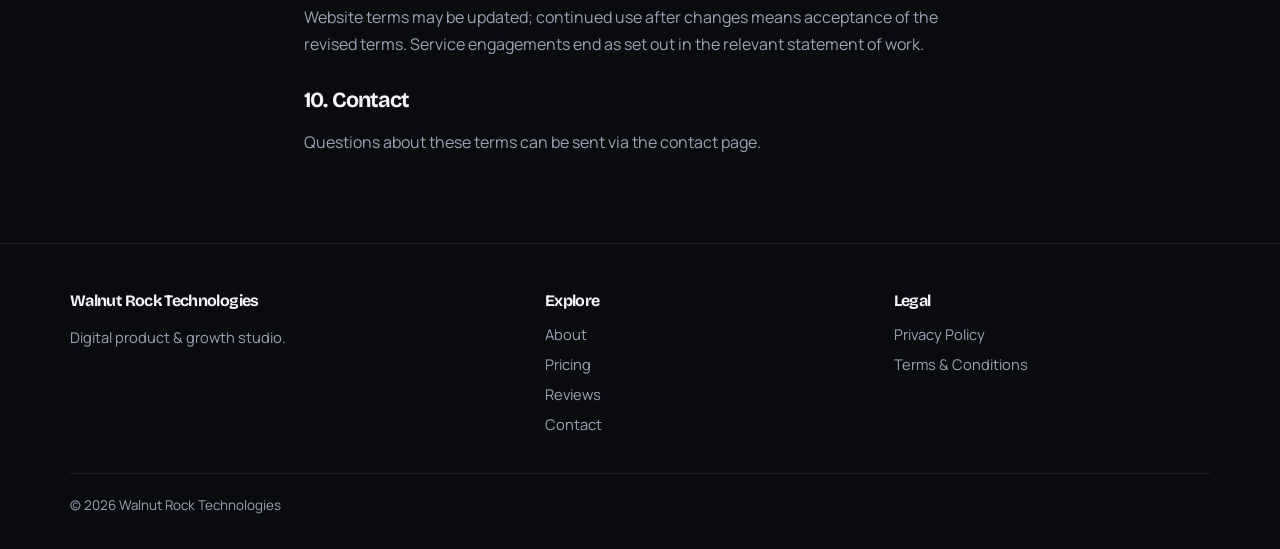
<file: terms.html>
<!DOCTYPE html>
<html lang="en-GB">
<head>
  <meta charset="utf-8" />
  <meta name="viewport" content="width=device-width, initial-scale=1" />
  <title>Terms &amp; Conditions | Walnut Rock Technologies</title>
  <meta name="description" content="Terms and Conditions for Walnut Rock Technologies." />
  <link rel="preconnect" href="https://fonts.googleapis.com" />
  <link rel="preconnect" href="https://fonts.gstatic.com" crossorigin />
  <link href="https://fonts.googleapis.com/css2?family=Bricolage+Grotesque:opsz,wght@12..96,500;12..96,700&family=Manrope:wght@400;500;600;700&display=swap" rel="stylesheet" />
  <link rel="stylesheet" href="css/styles.css?v=4" />
</head>
<body>
  <div class="progress" aria-hidden="true"></div>
  <div class="noise" aria-hidden="true"></div>

  <header class="site-header">
    <div class="wrap nav">
      <a class="brand" href="index.html">
        <span class="brand-mark" aria-hidden="true"></span>
        <span>Walnut Rock<small>Technologies</small></span>
      </a>
      <button class="menu-toggle" type="button" aria-expanded="false" aria-label="Menu">Menu</button>
      <nav class="nav-links" aria-label="Primary">
        <a href="index.html">Home</a>
        <a href="about.html">About</a>
        <a href="pricing.html">Pricing</a>
        <a href="reviews.html">Reviews</a>
        <a href="contact.html">Contact</a>
        <a class="btn btn-primary" href="contact.html">Start a project</a>
      </nav>
    </div>
  </header>

  <main>
    <section class="page-hero">
      <div class="wrap">
        <p class="eyebrow">Legal</p>
        <h1>Terms &amp; Conditions</h1>
        <p class="lead">These terms govern use of this website and, where referenced in a proposal or statement of work, services supplied by Walnut Rock Technologies.</p>
      </div>
    </section>

    <section class="section">
      <div class="wrap prose">
        <h2>1. About these terms</h2>
        <p>This website is operated by Walnut Rock Technologies (“we”, “us”). By using this site you agree to these terms. If you do not agree, please do not use the site.</p>

        <h2>2. Website content</h2>
        <p>Information on this site is for general guidance only. Reviews and project descriptions may be illustrative. Pricing shown is indicative. A signed proposal or statement of work takes precedence for any engagement.</p>

        <h2>3. Services</h2>
        <p>Services are described in written proposals. Scope changes may adjust fees and timelines. Client responsibilities include timely feedback, access credentials and accurate content. Delays caused by the client may move delivery dates.</p>

        <h2>4. Fees and payment</h2>
        <p>Fees are shown in GBP. Invoices are payable within 14 days unless otherwise agreed. Work may pause if invoices remain unpaid.</p>

        <h2>5. Intellectual property</h2>
        <p>Upon full payment, you receive a licence or assignment of deliverables as stated in the statement of work. We retain pre-existing tools, frameworks and know-how. Portfolio use of completed work is permitted unless you opt out in writing.</p>

        <h2>6. Acceptable use</h2>
        <p>You must not misuse this website, attempt unauthorised access, introduce malware, or use content in a way that infringes third-party rights.</p>

        <h2>7. Liability</h2>
        <p>Nothing in these terms limits liability that cannot be limited by law. Subject to that, we exclude liability for indirect or consequential loss arising from use of this website, so far as permitted.</p>

        <h2>8. Confidentiality</h2>
        <p>Each party will keep confidential information private except where disclosure is required by law or already public through no fault of the receiving party.</p>

        <h2>9. Changes</h2>
        <p>Website terms may be updated; continued use after changes means acceptance of the revised terms. Service engagements end as set out in the relevant statement of work.</p>

        <h2>10. Contact</h2>
        <p>Questions about these terms can be sent via the contact page.</p>
      </div>
    </section>
  </main>

  <footer class="site-footer">
    <div class="wrap footer-grid">
      <div>
        <h3>Walnut Rock Technologies</h3>
        <p>Digital product &amp; growth studio.</p>
      </div>
      <div>
        <h3>Explore</h3>
        <ul>
          <li><a href="about.html">About</a></li>
          <li><a href="pricing.html">Pricing</a></li>
          <li><a href="reviews.html">Reviews</a></li>
          <li><a href="contact.html">Contact</a></li>
        </ul>
      </div>
      <div>
        <h3>Legal</h3>
        <ul>
          <li><a href="privacy.html">Privacy Policy</a></li>
          <li><a href="terms.html">Terms &amp; Conditions</a></li>
        </ul>
      </div>
    </div>
    <div class="wrap footer-bottom">
      <span>© <span data-year></span> Walnut Rock Technologies</span>
    </div>
  </footer>
  <script src="js/main.js?v=4"></script>
</body>
</html>
</file>
<file: css/styles.css>
:root {
  --bg: #0a0b0f;
  --bg-elev: #12141c;
  --bg-card: rgba(255, 255, 255, 0.03);
  --ink: #f4f5f7;
  --muted: #9aa3b5;
  --line: rgba(255, 255, 255, 0.08);
  --accent: #3dffa8;
  --accent-dim: rgba(61, 255, 168, 0.14);
  --accent-2: #7aa2ff;
  --glow: rgba(61, 255, 168, 0.35);
  --radius: 18px;
  --max: 1140px;
  --font: "Manrope", system-ui, sans-serif;
  --display: "Bricolage Grotesque", "Manrope", sans-serif;
  --ease: cubic-bezier(0.22, 1, 0.36, 1);
}

*,
*::before,
*::after {
  box-sizing: border-box;
}

html {
  scroll-behavior: smooth;
  background: var(--bg);
}

html.js .reveal {
  opacity: 0;
  transform: translateY(28px);
  transition: opacity 0.7s var(--ease), transform 0.7s var(--ease);
}

html.js .reveal.visible {
  opacity: 1;
  transform: none;
}

body {
  margin: 0;
  font-family: var(--font);
  color: var(--ink);
  background: var(--bg);
  line-height: 1.65;
  min-height: 100vh;
  overflow-x: hidden;
}

body::before {
  content: "";
  position: fixed;
  inset: 0;
  pointer-events: none;
  z-index: 0;
  background:
    radial-gradient(900px 500px at var(--mx, 20%) var(--my, 10%), rgba(61, 255, 168, 0.08), transparent 55%),
    radial-gradient(700px 420px at 85% 15%, rgba(122, 162, 255, 0.1), transparent 50%),
    linear-gradient(180deg, #0a0b0f 0%, #0d1018 50%, #0a0b0f 100%);
}

.noise {
  position: fixed;
  inset: 0;
  pointer-events: none;
  z-index: 1;
  opacity: 0.04;
  background-image: url("data:image/svg+xml,%3Csvg viewBox='0 0 200 200' xmlns='http://www.w3.org/2000/svg'%3E%3Cfilter id='n'%3E%3CfeTurbulence type='fractalNoise' baseFrequency='0.85' numOctaves='3' stitchTiles='stitch'/%3E%3C/filter%3E%3Crect width='100%25' height='100%25' filter='url(%23n)'/%3E%3C/svg%3E");
}

.progress {
  position: fixed;
  top: 0;
  left: 0;
  height: 2px;
  width: 0%;
  z-index: 100;
  background: linear-gradient(90deg, var(--accent), var(--accent-2));
  box-shadow: 0 0 12px var(--glow);
}

.wrap {
  width: min(var(--max), calc(100% - 2rem));
  margin-inline: auto;
  position: relative;
  z-index: 2;
}

a {
  color: var(--accent);
  text-decoration: none;
  transition: color 0.2s ease;
}

a:hover {
  color: #9affd0;
}

.site-header {
  position: sticky;
  top: 0;
  z-index: 50;
  backdrop-filter: blur(18px) saturate(1.2);
  background: rgba(10, 11, 15, 0.72);
  border-bottom: 1px solid var(--line);
}

.nav {
  display: flex;
  align-items: center;
  justify-content: space-between;
  gap: 1rem;
  padding: 0.9rem 0;
}

.brand {
  display: flex;
  align-items: center;
  gap: 0.7rem;
  color: var(--ink);
  font-family: var(--display);
  font-weight: 700;
  letter-spacing: -0.03em;
  font-size: 1.05rem;
}

.brand small {
  display: block;
  font-size: 0.68rem;
  font-weight: 500;
  color: var(--muted);
  letter-spacing: 0.08em;
  text-transform: uppercase;
  margin-top: 0.1rem;
}

.brand-mark {
  width: 34px;
  height: 34px;
  border-radius: 10px;
  background:
    linear-gradient(135deg, var(--accent) 0%, transparent 55%),
    linear-gradient(225deg, var(--accent-2) 0%, #1a1d28 60%);
  box-shadow: 0 0 24px var(--glow);
  position: relative;
  overflow: hidden;
}

.brand-mark::after {
  content: "";
  position: absolute;
  inset: 8px;
  border: 1.5px solid rgba(255, 255, 255, 0.55);
  border-radius: 6px;
  transform: rotate(12deg);
}

.nav-links {
  display: flex;
  align-items: center;
  gap: 1.25rem;
}

.nav-links a {
  color: var(--muted);
  font-size: 0.92rem;
  font-weight: 500;
}

.nav-links a:hover,
.nav-links a[aria-current="page"] {
  color: var(--ink);
}

.menu-toggle {
  display: none;
  background: transparent;
  border: 1px solid var(--line);
  color: var(--ink);
  border-radius: 999px;
  padding: 0.45rem 0.9rem;
  font: inherit;
  cursor: pointer;
}

.btn {
  display: inline-flex;
  align-items: center;
  justify-content: center;
  gap: 0.45rem;
  border-radius: 999px;
  padding: 0.72rem 1.25rem;
  font-weight: 600;
  font-size: 0.92rem;
  border: 1px solid transparent;
  cursor: pointer;
  transition: transform 0.25s var(--ease), box-shadow 0.25s var(--ease), background 0.25s ease, border-color 0.25s ease;
  will-change: transform;
}

.btn-primary {
  background: var(--accent);
  color: #06140f;
  box-shadow: 0 0 0 0 var(--glow);
}

.btn-primary:hover {
  color: #06140f;
  transform: translateY(-2px);
  box-shadow: 0 10px 30px var(--glow);
}

.btn-ghost {
  background: transparent;
  color: var(--ink);
  border-color: var(--line);
}

.btn-ghost:hover {
  color: var(--ink);
  border-color: rgba(61, 255, 168, 0.4);
  background: var(--accent-dim);
}

.hero {
  position: relative;
  padding: clamp(4rem, 12vh, 7rem) 0 4rem;
  min-height: min(88vh, 820px);
  display: flex;
  align-items: center;
}

.hero-grid {
  display: grid;
  grid-template-columns: 1.15fr 0.85fr;
  gap: 3rem;
  align-items: center;
}

.eyebrow {
  display: inline-flex;
  align-items: center;
  gap: 0.5rem;
  color: var(--accent);
  font-size: 0.78rem;
  font-weight: 700;
  letter-spacing: 0.14em;
  text-transform: uppercase;
  margin: 0 0 1rem;
}

.eyebrow::before {
  content: "";
  width: 8px;
  height: 8px;
  border-radius: 50%;
  background: var(--accent);
  box-shadow: 0 0 12px var(--glow);
  animation: pulse 2s ease infinite;
}

@keyframes pulse {
  0%, 100% { transform: scale(1); opacity: 1; }
  50% { transform: scale(1.35); opacity: 0.55; }
}

h1, h2, h3 {
  font-family: var(--display);
  letter-spacing: -0.04em;
  line-height: 1.1;
  margin: 0 0 0.85rem;
}

.hero h1 {
  font-size: clamp(2.6rem, 7vw, 4.6rem);
  font-weight: 700;
  max-width: 12ch;
}

.hero h1 .line {
  display: block;
  overflow: hidden;
}

.hero h1 .line span {
  display: inline-block;
  animation: rise 0.9s var(--ease) both;
}

.hero h1 .line:nth-child(2) span { animation-delay: 0.12s; }
.hero h1 .line:nth-child(3) span { animation-delay: 0.22s; }

@keyframes rise {
  from { transform: translateY(110%); opacity: 0; }
  to { transform: translateY(0); opacity: 1; }
}

.lead {
  color: var(--muted);
  font-size: 1.08rem;
  max-width: 38rem;
  margin: 0 0 1.75rem;
}

.hero-actions {
  display: flex;
  flex-wrap: wrap;
  gap: 0.75rem;
}

.hero-stage {
  position: relative;
  aspect-ratio: 1;
  border-radius: 28px;
  background: var(--bg-elev);
  border: 1px solid var(--line);
  overflow: hidden;
  isolation: isolate;
}

.hero-canvas {
  position: absolute;
  inset: 0;
  width: 100%;
  height: 100%;
  display: block;
  z-index: 0;
}

.stage-rail {
  position: absolute;
  top: 1rem;
  left: 1rem;
  right: 1rem;
  z-index: 3;
  display: grid;
  grid-template-columns: repeat(3, 1fr);
  gap: 0.45rem;
}

.stage-rail-btn {
  appearance: none;
  border: 1px solid rgba(255, 255, 255, 0.1);
  background: rgba(10, 11, 15, 0.55);
  backdrop-filter: blur(10px);
  color: var(--muted);
  border-radius: 16px;
  padding: 0.7rem 0.4rem 0.55rem;
  cursor: pointer;
  display: flex;
  flex-direction: column;
  align-items: center;
  gap: 0.35rem;
  font: inherit;
  font-size: 0.72rem;
  font-weight: 600;
  letter-spacing: 0.04em;
  text-transform: uppercase;
  transition: border-color 0.35s ease, color 0.35s ease, background 0.35s ease, transform 0.35s var(--ease), box-shadow 0.35s ease;
}

.stage-rail-btn .stage-icon {
  width: 2.6rem;
  height: 2.6rem;
  color: inherit;
  display: grid;
  place-items: center;
  border-radius: 12px;
  background: rgba(255, 255, 255, 0.04);
  border: 1px solid rgba(255, 255, 255, 0.08);
  transition: transform 0.45s var(--ease), color 0.35s ease, background 0.35s ease, box-shadow 0.45s ease, border-color 0.35s ease;
}

.stage-rail-btn .stage-icon svg {
  width: 1.45rem;
  height: 1.45rem;
}

.stage-rail-btn.is-active {
  color: var(--ink);
  border-color: rgba(61, 255, 168, 0.45);
  background: rgba(61, 255, 168, 0.1);
  box-shadow: 0 10px 28px rgba(0, 0, 0, 0.25), 0 0 24px rgba(61, 255, 168, 0.18);
  transform: translateY(-2px);
}

.stage-rail-btn.is-active .stage-icon {
  color: var(--accent);
  background: var(--accent-dim);
  border-color: rgba(61, 255, 168, 0.35);
  box-shadow: 0 0 22px rgba(61, 255, 168, 0.35);
  animation: icon-pop 0.55s var(--ease);
}

.stage-rail-btn:hover {
  color: var(--ink);
  border-color: rgba(255, 255, 255, 0.22);
}

.stage-stack {
  position: absolute;
  left: 1rem;
  right: 1rem;
  bottom: 1rem;
  top: 38%;
  perspective: 900px;
  z-index: 2;
}

.stage-card {
  position: absolute;
  inset: 0;
  border-radius: 18px;
  border: 1px solid rgba(255, 255, 255, 0.14);
  background: rgba(12, 14, 20, 0.78);
  backdrop-filter: blur(12px);
  padding: 1.35rem 1.4rem;
  display: flex;
  flex-direction: column;
  justify-content: flex-end;
  opacity: 0;
  transform: translateY(28px) scale(0.94) rotateX(8deg);
  transition: opacity 0.7s var(--ease), transform 0.7s var(--ease), border-color 0.4s ease;
  pointer-events: none;
}

.stage-card.active {
  opacity: 1;
  transform: translateY(0) scale(1) rotateX(0deg);
  border-color: rgba(61, 255, 168, 0.35);
  box-shadow: 0 20px 50px rgba(0, 0, 0, 0.35), 0 0 40px rgba(61, 255, 168, 0.08);
}

.stage-card .stage-index {
  position: absolute;
  top: 1rem;
  right: 1.15rem;
  font-family: var(--display);
  font-size: 2.4rem;
  font-weight: 700;
  color: rgba(255, 255, 255, 0.08);
  letter-spacing: -0.06em;
}

.stage-card h3 {
  margin: 0 0 0.35rem;
  font-size: 1.35rem;
}

.stage-card p {
  margin: 0;
  color: var(--muted);
  font-size: 0.92rem;
  max-width: 28ch;
}

@keyframes icon-pop {
  0% { transform: scale(0.72); }
  60% { transform: scale(1.12); }
  100% { transform: scale(1); }
}

.section {
  padding: 4.5rem 0;
  position: relative;
  z-index: 2;
}

.section-head {
  margin-bottom: 2rem;
  max-width: 36rem;
}

.section-head h2 {
  font-size: clamp(1.8rem, 3.5vw, 2.5rem);
}

.section-head p {
  color: var(--muted);
  margin: 0;
}

.cards {
  display: grid;
  gap: 1rem;
}

.cards.three { grid-template-columns: repeat(3, 1fr); }
.cards.two { grid-template-columns: repeat(2, 1fr); }

.card {
  background: var(--bg-card);
  border: 1px solid var(--line);
  border-radius: var(--radius);
  padding: 1.5rem;
  transition: transform 0.35s var(--ease), border-color 0.35s ease, background 0.35s ease;
  position: relative;
  overflow: hidden;
}

.card::before {
  content: "";
  position: absolute;
  inset: 0;
  background: radial-gradient(500px 180px at var(--cx, 50%) var(--cy, 0%), rgba(61, 255, 168, 0.12), transparent 55%);
  opacity: 0;
  transition: opacity 0.35s ease;
  pointer-events: none;
}

.card:hover {
  transform: translateY(-6px);
  border-color: rgba(61, 255, 168, 0.28);
  background: rgba(255, 255, 255, 0.045);
}

.card:hover::before { opacity: 1; }

.tag {
  display: inline-block;
  font-size: 0.72rem;
  font-weight: 700;
  letter-spacing: 0.1em;
  text-transform: uppercase;
  color: var(--accent);
  margin-bottom: 0.75rem;
}

.card h3 {
  font-size: 1.25rem;
}

.card p {
  color: var(--muted);
  margin: 0;
  font-size: 0.96rem;
}

.quote {
  margin: 0;
  padding: 1.5rem;
  border-radius: var(--radius);
  border: 1px solid var(--line);
  background: var(--bg-card);
}

.stars {
  color: var(--accent);
  letter-spacing: 0.15em;
  margin-bottom: 0.75rem;
  font-size: 0.85rem;
}

.quote p {
  margin: 0 0 1rem;
  font-size: 1.02rem;
}

.quote cite {
  color: var(--muted);
  font-style: normal;
  font-size: 0.88rem;
}

.page-hero {
  padding: 4rem 0 1rem;
  position: relative;
  z-index: 2;
}

.page-hero h1 {
  font-size: clamp(2.2rem, 5vw, 3.4rem);
}

.pricing-card ul {
  list-style: none;
  padding: 0;
  margin: 1.25rem 0 1.5rem;
}

.pricing-card li {
  padding: 0.45rem 0;
  border-bottom: 1px solid var(--line);
  color: var(--muted);
  font-size: 0.94rem;
}

.pricing-card li::before {
  content: "✓ ";
  color: var(--accent);
  font-weight: 700;
}

.price {
  font-family: var(--display);
  font-size: 2.2rem;
  font-weight: 700;
  letter-spacing: -0.04em;
  margin: 0.4rem 0 0.8rem;
}

.price span {
  font-size: 0.95rem;
  color: var(--muted);
  font-weight: 500;
  letter-spacing: 0;
}

.pricing-card.featured {
  border-color: rgba(61, 255, 168, 0.35);
  box-shadow: 0 0 40px rgba(61, 255, 168, 0.08);
}

.prose {
  max-width: 42rem;
  color: var(--muted);
}

.prose h2 {
  color: var(--ink);
  margin-top: 2rem;
  font-size: 1.35rem;
}

.prose ul {
  padding-left: 1.1rem;
}

.cta-band {
  display: flex;
  align-items: center;
  justify-content: space-between;
  gap: 1.5rem;
  padding: 1.75rem;
  margin: 1rem auto 4rem;
  border-radius: 22px;
  border: 1px solid var(--line);
  background:
    linear-gradient(120deg, rgba(61, 255, 168, 0.08), rgba(122, 162, 255, 0.08)),
    var(--bg-elev);
  position: relative;
  z-index: 2;
}

.cta-band h2 {
  margin-bottom: 0.35rem;
  font-size: 1.6rem;
}

.cta-band p {
  margin: 0;
  color: var(--muted);
}

.contact-box {
  display: grid;
  gap: 0.85rem;
}

.contact-box input,
.contact-box textarea {
  width: 100%;
  border-radius: 12px;
  border: 1px solid var(--line);
  background: rgba(255, 255, 255, 0.03);
  color: var(--ink);
  padding: 0.85rem 1rem;
  font: inherit;
  outline: none;
  transition: border-color 0.2s ease, box-shadow 0.2s ease;
}

.contact-box input:focus,
.contact-box textarea:focus {
  border-color: rgba(61, 255, 168, 0.45);
  box-shadow: 0 0 0 3px var(--accent-dim);
}

.contact-box textarea {
  min-height: 120px;
  resize: vertical;
}

.form-note {
  color: var(--muted);
  font-size: 0.88rem;
  margin: 0.5rem 0 0;
}

.site-footer {
  border-top: 1px solid var(--line);
  padding: 3rem 0 2rem;
  position: relative;
  z-index: 2;
  color: var(--muted);
  font-size: 0.92rem;
}

.footer-grid {
  display: grid;
  grid-template-columns: 1.4fr 1fr 1fr;
  gap: 2rem;
  margin-bottom: 2rem;
}

.site-footer h3 {
  color: var(--ink);
  font-size: 1rem;
  margin-bottom: 0.75rem;
}

.site-footer ul {
  list-style: none;
  padding: 0;
  margin: 0;
}

.site-footer li {
  margin: 0.35rem 0;
}

.site-footer a {
  color: var(--muted);
}

.site-footer a:hover {
  color: var(--accent);
}

.footer-bottom {
  display: flex;
  flex-wrap: wrap;
  gap: 0.75rem 1.5rem;
  justify-content: space-between;
  padding-top: 1.25rem;
  border-top: 1px solid var(--line);
  font-size: 0.84rem;
}

@media (max-width: 900px) {
  .hero-grid,
  .cards.three,
  .cards.two,
  .footer-grid {
    grid-template-columns: 1fr;
  }

  .menu-toggle { display: inline-flex; }

  .nav-links {
    display: none;
    position: absolute;
    top: 100%;
    left: 0;
    right: 0;
    flex-direction: column;
    align-items: stretch;
    padding: 1rem;
    background: rgba(10, 11, 15, 0.96);
    border-bottom: 1px solid var(--line);
  }

  .nav-links.open { display: flex; }

  .cta-band {
    flex-direction: column;
    align-items: flex-start;
  }
}

@media (prefers-reduced-motion: reduce) {
  html { scroll-behavior: auto; }
  html.js .reveal,
  .hero h1 .line span,
  .eyebrow::before {
    animation: none !important;
    transition: none !important;
    opacity: 1 !important;
    transform: none !important;
  }
  .stage-card { opacity: 1; transform: none; }
  .stage-rail-btn.is-active .stage-icon {
    animation: none !important;
    transform: none !important;
  }
}
</file>
